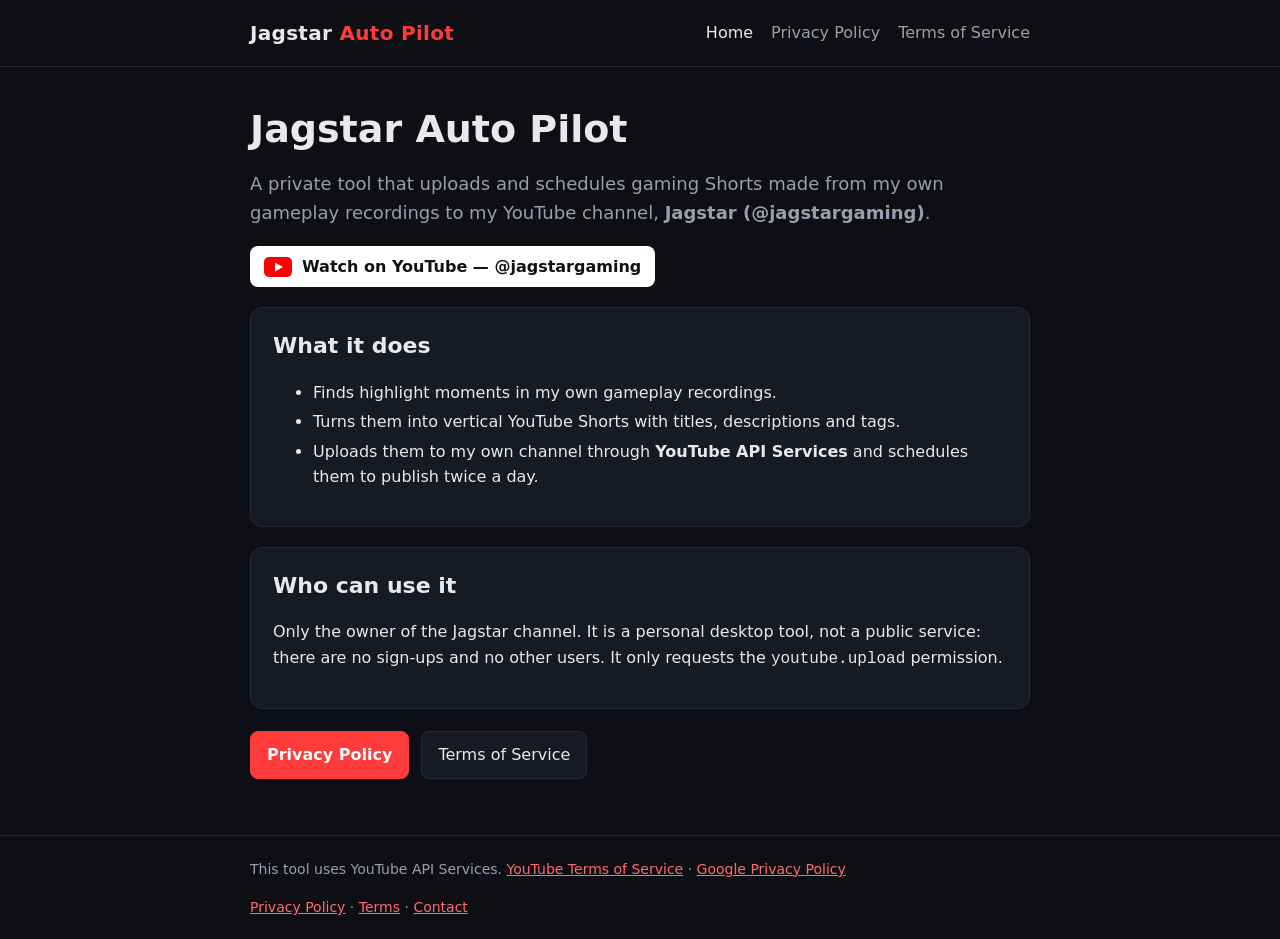
<file: index.html>
<!doctype html>
<html lang="en">
<head>
<meta charset="utf-8"><meta name="viewport" content="width=device-width,initial-scale=1">
<title>Jagstar Auto Pilot</title>
<meta name="description" content="Private upload tool for the Jagstar gaming YouTube channel.">
<link rel="stylesheet" href="style.css">
</head>
<body>
<header><div class="wrap"><nav>
  <a class="brand" href="index.html">Jagstar <span>Auto Pilot</span></a>
  <ul><li><a href="index.html" aria-current="page">Home</a></li><li><a href="privacy.html">Privacy Policy</a></li><li><a href="terms.html">Terms of Service</a></li></ul>
</nav></div></header>

<main><div class="wrap">
  <h1>Jagstar Auto Pilot</h1>
  <p class="lead">A private tool that uploads and schedules gaming Shorts made from my own gameplay recordings to my YouTube channel, <strong>Jagstar (@jagstargaming)</strong>.</p>

  <p><a class="yt" href="https://www.youtube.com/@jagstargaming" target="_blank" rel="noopener">
    <svg width="28" height="20" viewBox="0 0 28 20" aria-hidden="true"><rect width="28" height="20" rx="5" fill="#FF0000"/><path d="M11 5.5v9l8-4.5z" fill="#fff"/></svg>
    Watch on YouTube — @jagstargaming</a></p>

  <div class="card">
    <h2 style="margin-top:0">What it does</h2>
    <ul>
      <li>Finds highlight moments in my own gameplay recordings.</li>
      <li>Turns them into vertical YouTube Shorts with titles, descriptions and tags.</li>
      <li>Uploads them to my own channel through <strong>YouTube API Services</strong> and schedules them to publish twice a day.</li>
    </ul>
  </div>

  <div class="card">
    <h2 style="margin-top:0">Who can use it</h2>
    <p>Only the owner of the Jagstar channel. It is a personal desktop tool, not a public service: there are no sign-ups and no other users. It only requests the <code>youtube.upload</code> permission.</p>
  </div>

  <div class="btns">
    <a class="btn primary" href="privacy.html">Privacy Policy</a>
    <a class="btn" href="terms.html">Terms of Service</a>
  </div>
</div></main>

<footer><div class="wrap">
  <span>This tool uses YouTube API Services. <a href="https://www.youtube.com/t/terms">YouTube Terms of Service</a> · <a href="https://policies.google.com/privacy">Google Privacy Policy</a></span>
  <span><a href="privacy.html">Privacy Policy</a> · <a href="terms.html">Terms</a> · <a href="mailto:Jaguarjeph@gmail.com">Contact</a></span>
</div></footer>
</body>
</html>
</file>
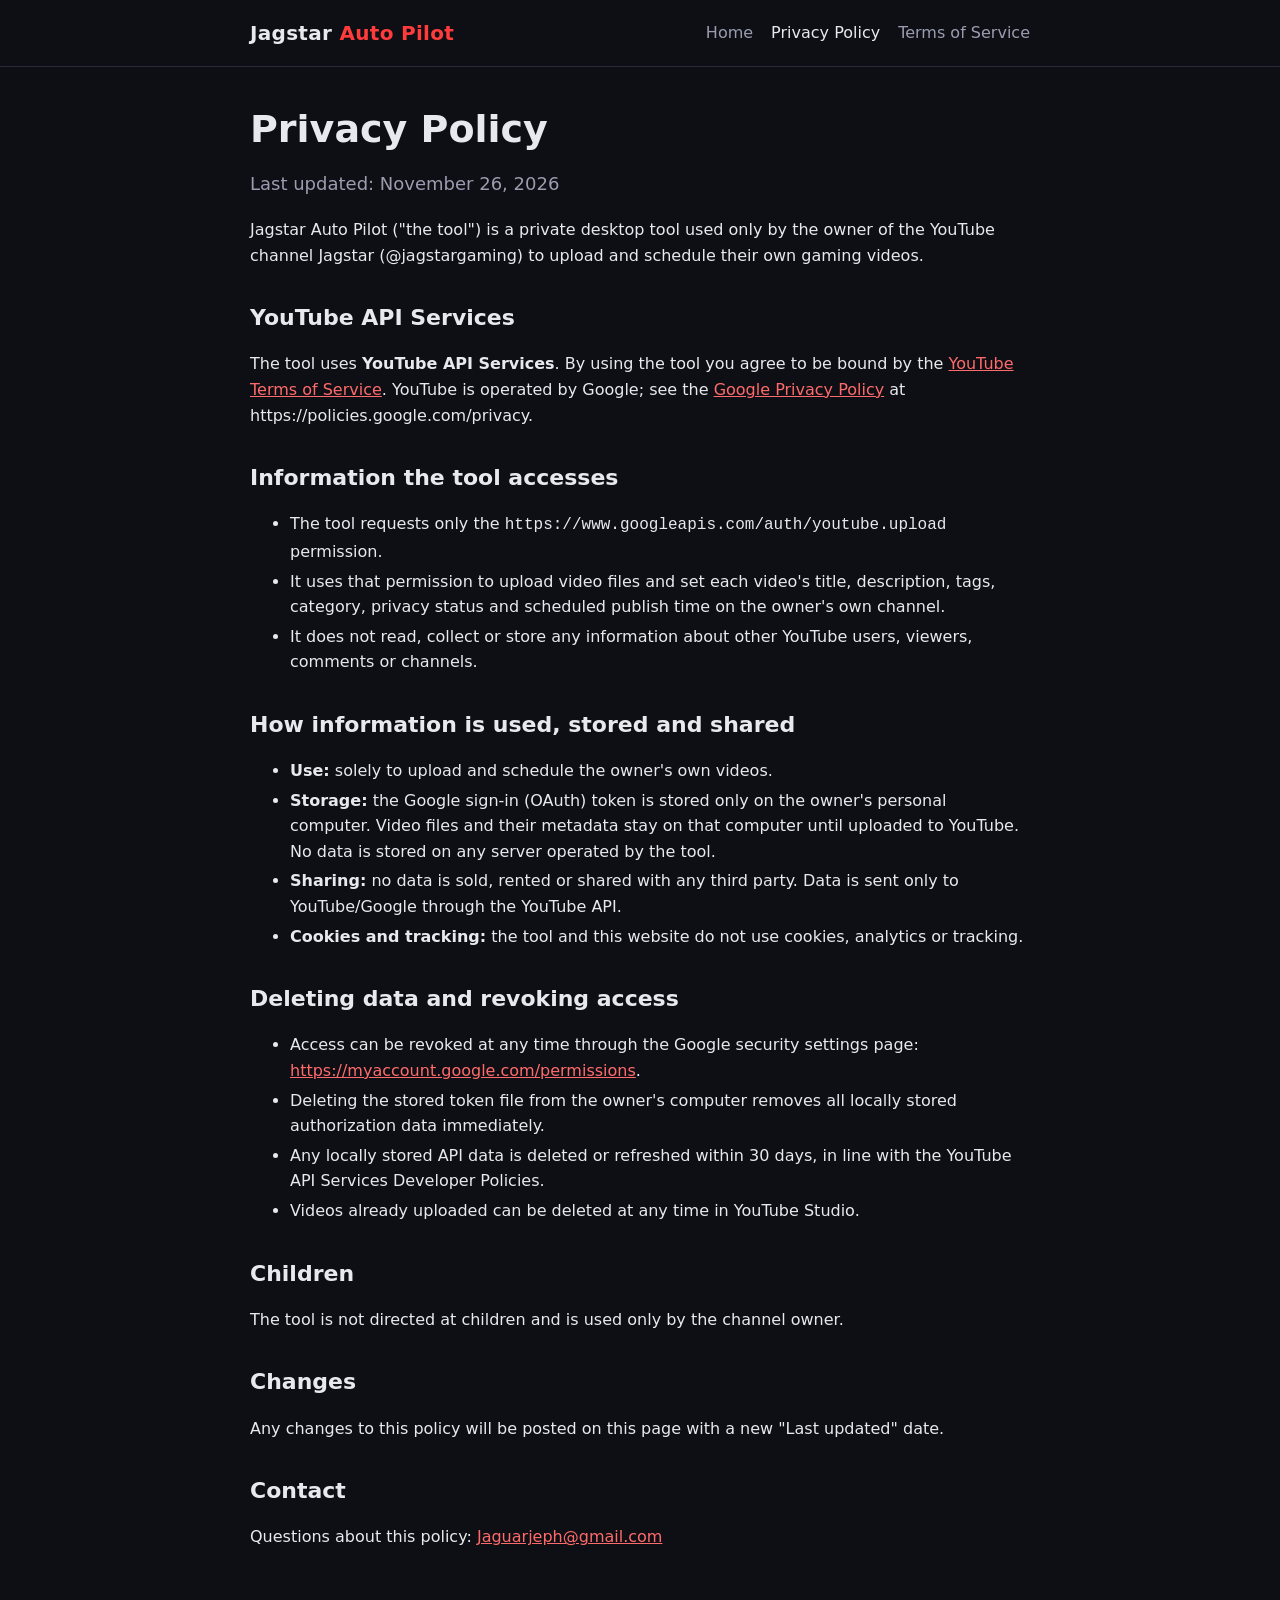
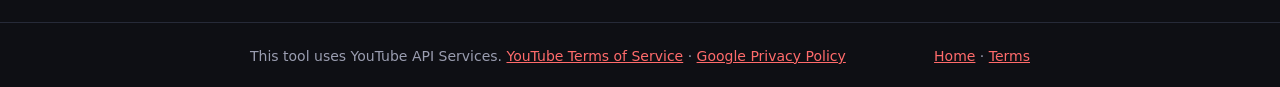
<file: privacy.html>
<!doctype html>
<html lang="en">
<head>
<meta charset="utf-8"><meta name="viewport" content="width=device-width,initial-scale=1">
<title>Privacy Policy – Jagstar Auto Pilot</title>
<link rel="stylesheet" href="style.css">
</head>
<body>
<header><div class="wrap"><nav>
  <a class="brand" href="index.html">Jagstar <span>Auto Pilot</span></a>
  <ul><li><a href="index.html">Home</a></li><li><a href="privacy.html" aria-current="page">Privacy Policy</a></li><li><a href="terms.html">Terms of Service</a></li></ul>
</nav></div></header>

<main><div class="wrap">
  <h1>Privacy Policy</h1>
  <p class="lead">Last updated: November 26, 2026</p>

  <p>Jagstar Auto Pilot ("the tool") is a private desktop tool used only by the owner of the YouTube channel Jagstar (@jagstargaming) to upload and schedule their own gaming videos.</p>

  <h2>YouTube API Services</h2>
  <p>The tool uses <strong>YouTube API Services</strong>. By using the tool you agree to be bound by the <a href="https://www.youtube.com/t/terms">YouTube Terms of Service</a>. YouTube is operated by Google; see the <a href="https://policies.google.com/privacy">Google Privacy Policy</a> at https://policies.google.com/privacy.</p>

  <h2>Information the tool accesses</h2>
  <ul>
    <li>The tool requests only the <code>https://www.googleapis.com/auth/youtube.upload</code> permission.</li>
    <li>It uses that permission to upload video files and set each video's title, description, tags, category, privacy status and scheduled publish time on the owner's own channel.</li>
    <li>It does not read, collect or store any information about other YouTube users, viewers, comments or channels.</li>
  </ul>

  <h2>How information is used, stored and shared</h2>
  <ul>
    <li><strong>Use:</strong> solely to upload and schedule the owner's own videos.</li>
    <li><strong>Storage:</strong> the Google sign-in (OAuth) token is stored only on the owner's personal computer. Video files and their metadata stay on that computer until uploaded to YouTube. No data is stored on any server operated by the tool.</li>
    <li><strong>Sharing:</strong> no data is sold, rented or shared with any third party. Data is sent only to YouTube/Google through the YouTube API.</li>
    <li><strong>Cookies and tracking:</strong> the tool and this website do not use cookies, analytics or tracking.</li>
  </ul>

  <h2>Deleting data and revoking access</h2>
  <ul>
    <li>Access can be revoked at any time through the Google security settings page: <a href="https://myaccount.google.com/permissions">https://myaccount.google.com/permissions</a>.</li>
    <li>Deleting the stored token file from the owner's computer removes all locally stored authorization data immediately.</li>
    <li>Any locally stored API data is deleted or refreshed within 30 days, in line with the YouTube API Services Developer Policies.</li>
    <li>Videos already uploaded can be deleted at any time in YouTube Studio.</li>
  </ul>

  <h2>Children</h2>
  <p>The tool is not directed at children and is used only by the channel owner.</p>

  <h2>Changes</h2>
  <p>Any changes to this policy will be posted on this page with a new "Last updated" date.</p>

  <h2>Contact</h2>
  <p>Questions about this policy: <a href="mailto:Jaguarjeph@gmail.com">Jaguarjeph@gmail.com</a></p>
</div></main>

<footer><div class="wrap">
  <span>This tool uses YouTube API Services. <a href="https://www.youtube.com/t/terms">YouTube Terms of Service</a> · <a href="https://policies.google.com/privacy">Google Privacy Policy</a></span>
  <span><a href="index.html">Home</a> · <a href="terms.html">Terms</a></span>
</div></footer>
</body>
</html>
</file>
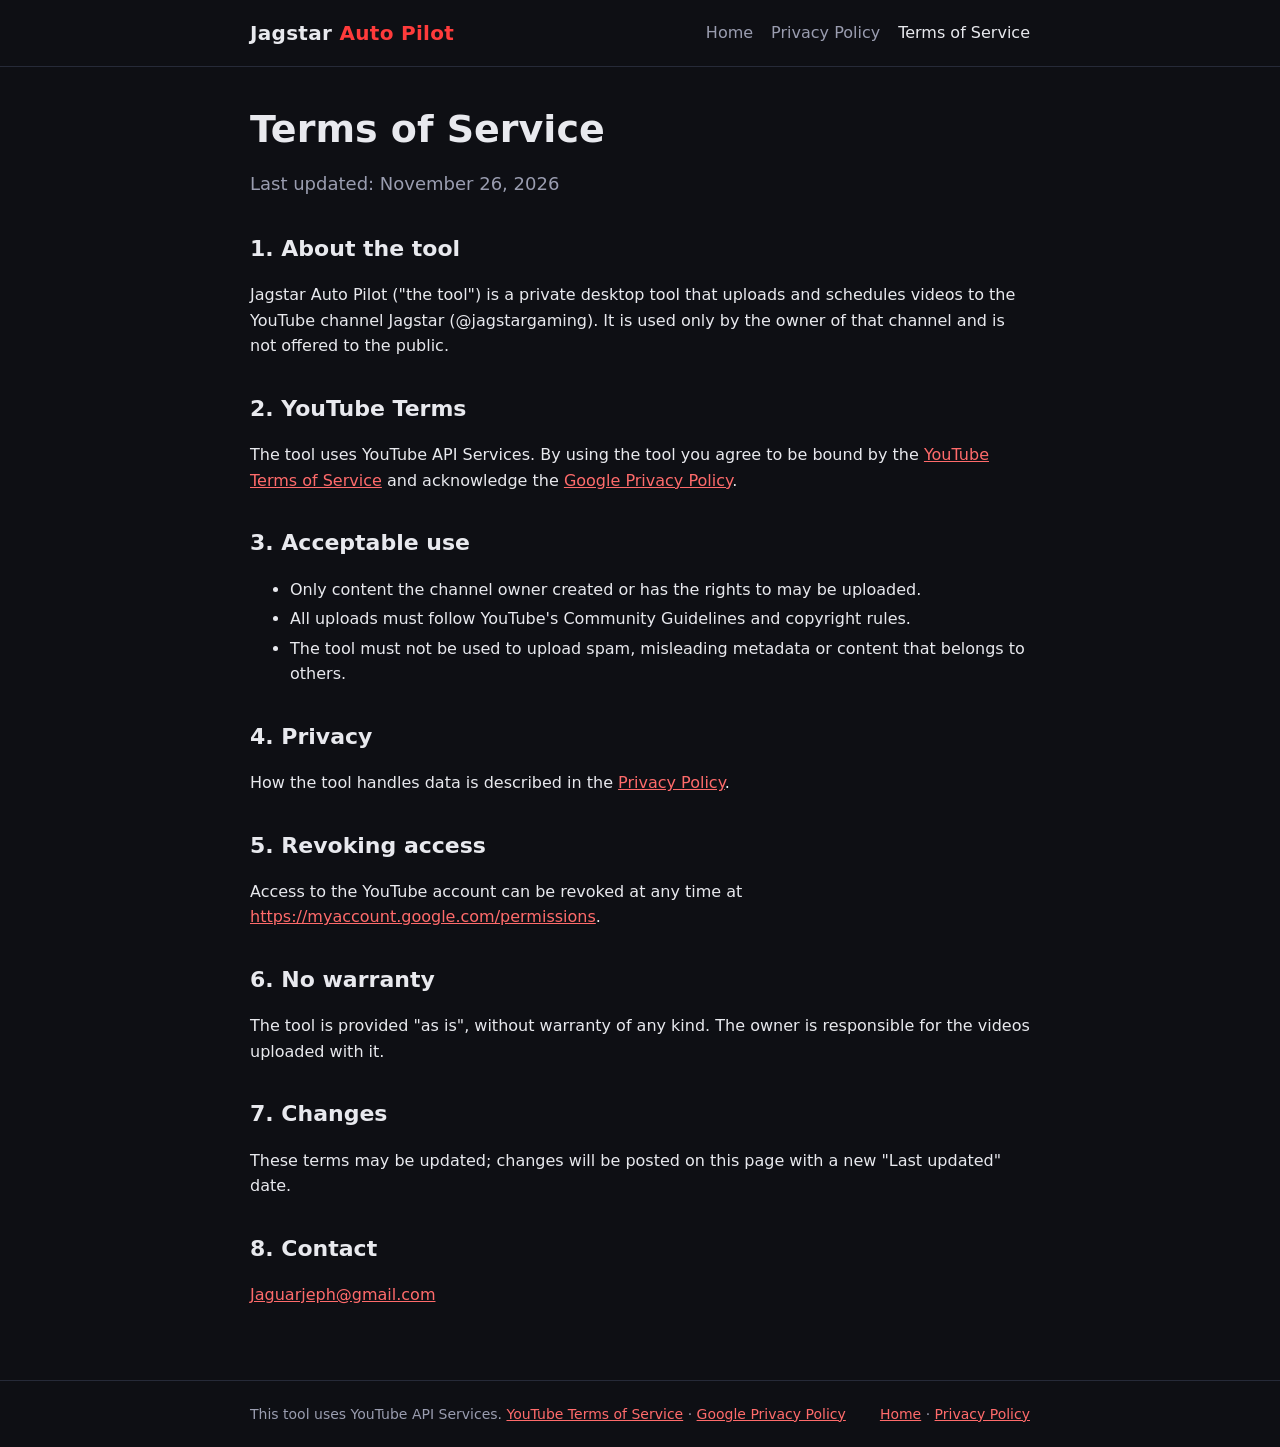
<file: terms.html>
<!doctype html>
<html lang="en">
<head>
<meta charset="utf-8"><meta name="viewport" content="width=device-width,initial-scale=1">
<title>Terms of Service – Jagstar Auto Pilot</title>
<link rel="stylesheet" href="style.css">
</head>
<body>
<header><div class="wrap"><nav>
  <a class="brand" href="index.html">Jagstar <span>Auto Pilot</span></a>
  <ul><li><a href="index.html">Home</a></li><li><a href="privacy.html">Privacy Policy</a></li><li><a href="terms.html" aria-current="page">Terms of Service</a></li></ul>
</nav></div></header>

<main><div class="wrap">
  <h1>Terms of Service</h1>
  <p class="lead">Last updated: November 26, 2026</p>

  <h2>1. About the tool</h2>
  <p>Jagstar Auto Pilot ("the tool") is a private desktop tool that uploads and schedules videos to the YouTube channel Jagstar (@jagstargaming). It is used only by the owner of that channel and is not offered to the public.</p>

  <h2>2. YouTube Terms</h2>
  <p>The tool uses YouTube API Services. By using the tool you agree to be bound by the <a href="https://www.youtube.com/t/terms">YouTube Terms of Service</a> and acknowledge the <a href="https://policies.google.com/privacy">Google Privacy Policy</a>.</p>

  <h2>3. Acceptable use</h2>
  <ul>
    <li>Only content the channel owner created or has the rights to may be uploaded.</li>
    <li>All uploads must follow YouTube's Community Guidelines and copyright rules.</li>
    <li>The tool must not be used to upload spam, misleading metadata or content that belongs to others.</li>
  </ul>

  <h2>4. Privacy</h2>
  <p>How the tool handles data is described in the <a href="privacy.html">Privacy Policy</a>.</p>

  <h2>5. Revoking access</h2>
  <p>Access to the YouTube account can be revoked at any time at <a href="https://myaccount.google.com/permissions">https://myaccount.google.com/permissions</a>.</p>

  <h2>6. No warranty</h2>
  <p>The tool is provided "as is", without warranty of any kind. The owner is responsible for the videos uploaded with it.</p>

  <h2>7. Changes</h2>
  <p>These terms may be updated; changes will be posted on this page with a new "Last updated" date.</p>

  <h2>8. Contact</h2>
  <p><a href="mailto:Jaguarjeph@gmail.com">Jaguarjeph@gmail.com</a></p>
</div></main>

<footer><div class="wrap">
  <span>This tool uses YouTube API Services. <a href="https://www.youtube.com/t/terms">YouTube Terms of Service</a> · <a href="https://policies.google.com/privacy">Google Privacy Policy</a></span>
  <span><a href="index.html">Home</a> · <a href="privacy.html">Privacy Policy</a></span>
</div></footer>
</body>
</html>
</file>
<file: style.css>
:root{--bg:#0e0f14;--card:#171923;--text:#e8e9ee;--muted:#9a9db0;--accent:#ff3b3b;--line:#262a38}
*{box-sizing:border-box}
body{margin:0;background:var(--bg);color:var(--text);font:16px/1.6 system-ui,-apple-system,"Segoe UI",Roboto,sans-serif}
a{color:#ff6b6b}
header,footer{border-color:var(--line)}
header{border-bottom:1px solid var(--line)}
.wrap{max-width:820px;margin:0 auto;padding:0 20px}
nav{display:flex;align-items:center;justify-content:space-between;gap:16px;padding:16px 0;flex-wrap:wrap}
.brand{font-weight:800;font-size:20px;color:var(--text);text-decoration:none;letter-spacing:.3px}
.brand span{color:var(--accent)}
nav ul{display:flex;gap:18px;list-style:none;margin:0;padding:0}
nav ul a{color:var(--muted);text-decoration:none}
nav ul a:hover,nav ul a[aria-current]{color:var(--text)}
main{padding:40px 0 56px}
h1{font-size:38px;line-height:1.2;margin:0 0 12px}
h2{font-size:22px;margin:32px 0 8px}
.lead{color:var(--muted);font-size:18px}
.card{background:var(--card);border:1px solid var(--line);border-radius:12px;padding:20px 22px;margin:20px 0}
.yt{display:inline-flex;align-items:center;gap:10px;background:#fff;color:#111;border-radius:8px;padding:8px 14px;font-weight:700;text-decoration:none}
.yt svg{flex:none}
.btns{display:flex;gap:12px;flex-wrap:wrap;margin-top:22px}
.btn{display:inline-block;padding:10px 16px;border-radius:8px;border:1px solid var(--line);color:var(--text);text-decoration:none;background:var(--card)}
.btn.primary{background:var(--accent);border-color:var(--accent);color:#fff;font-weight:700}
footer{border-top:1px solid var(--line);color:var(--muted);font-size:14px;padding:22px 0}
footer .wrap{display:flex;gap:16px;flex-wrap:wrap;justify-content:space-between}
li{margin:4px 0}
</file>
